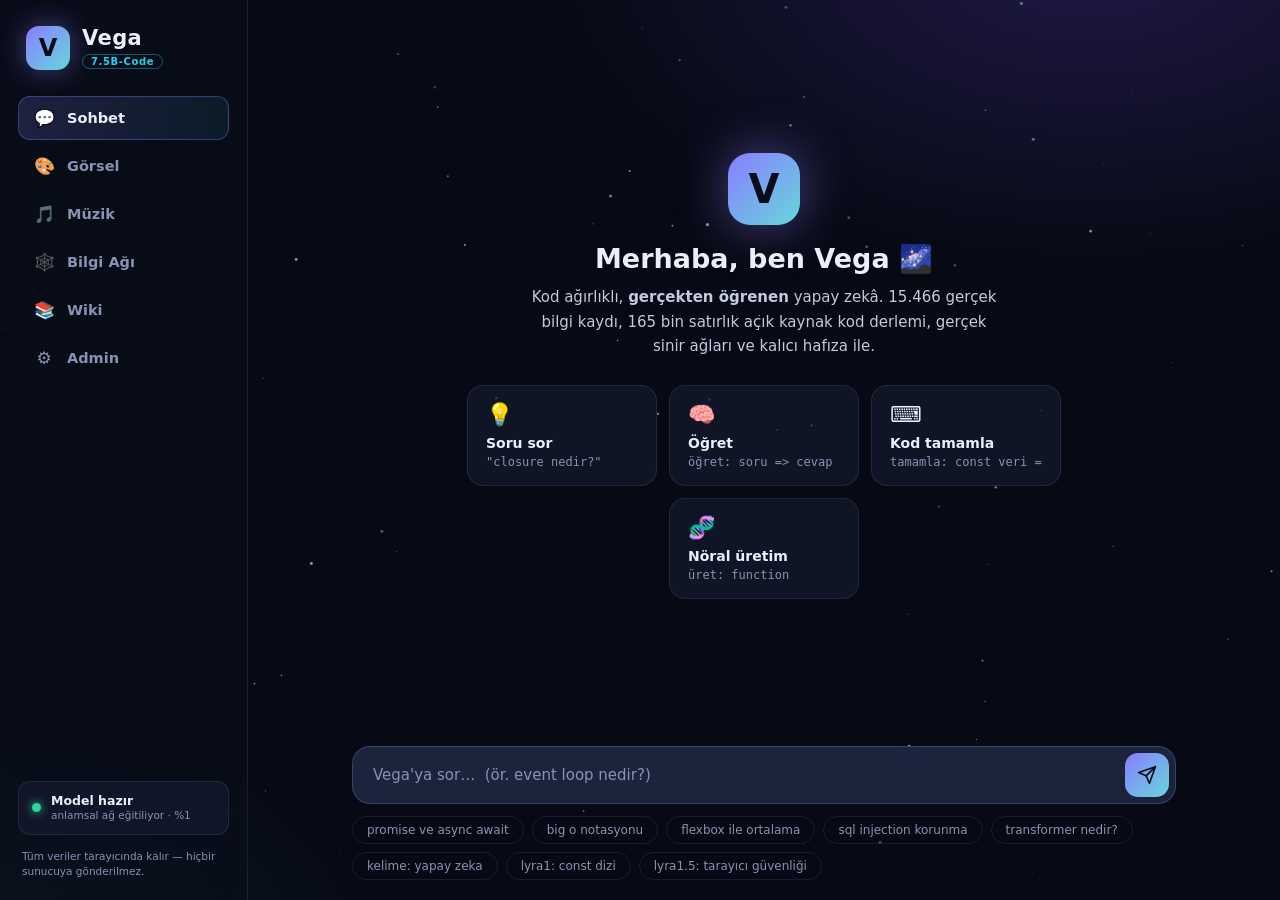
<file: index.html>
<!DOCTYPE html>
<html lang="tr">
<head>
<meta charset="UTF-8">
<meta name="viewport" content="width=device-width, initial-scale=1.0">
<title>Vega-7.5B-Code — Öğrenen Yapay Zekâ Platformu</title>
<link rel="stylesheet" href="css/style.css">
<link rel="icon" href="data:image/svg+xml,<svg xmlns='http://www.w3.org/2000/svg' viewBox='0 0 100 100'><text y='0.9em' font-size='90'>🌌</text></svg>">
</head>
<body>

<canvas id="bg-stars" aria-hidden="true"></canvas>

<div class="shell">

<!-- ==================== KENAR ÇUBUĞU ==================== -->
<aside class="sidebar">
  <div class="brand">
    <div class="logo">V</div>
    <div class="brand-text">
      <h1>Vega</h1>
      <span class="badge">7.5B-Code</span>
    </div>
  </div>

  <nav class="tabs" id="tabs">
    <button class="tab active" data-tab="chat">
      <span class="tab-ico">💬</span><span class="tab-label">Sohbet</span>
    </button>
    <button class="tab" data-tab="image">
      <span class="tab-ico">🎨</span><span class="tab-label">Görsel</span>
    </button>
    <button class="tab" data-tab="music">
      <span class="tab-ico">🎵</span><span class="tab-label">Müzik</span>
    </button>
    <button class="tab" data-tab="graph">
      <span class="tab-ico">🕸️</span><span class="tab-label">Bilgi Ağı</span>
    </button>
    <button class="tab" data-tab="wiki">
      <span class="tab-ico">📚</span><span class="tab-label">Wiki</span>
    </button>
    <button class="tab" data-tab="admin">
      <span class="tab-ico">⚙️</span><span class="tab-label">Admin</span>
    </button>
  </nav>

  <div class="side-foot">
    <div class="model-status" id="model-status">
      <span class="dot online"></span>
      <div class="status-lines">
        <strong id="status-text">Model hazır</strong>
        <small id="status-sub">yerel · çevrimiçi öğrenme</small>
      </div>
    </div>
    <p class="side-note">Tüm veriler tarayıcında kalır — hiçbir sunucuya gönderilmez.</p>
  </div>
</aside>

<!-- ==================== İÇERİK ==================== -->
<div class="content">

<!-- SOHBET -->
<section class="panel active" id="panel-chat">
  <div class="chat-shell">
    <div class="chat-window" id="chat-window">
      <div class="hero" id="chat-hero">
        <div class="hero-logo">V</div>
        <h2>Merhaba, ben Vega 🌌</h2>
        <p>Kod ağırlıklı, <strong>gerçekten öğrenen</strong> yapay zekâ. <span id="hero-count">15.000+</span> gerçek bilgi kaydı, 165 bin satırlık açık kaynak kod derlemi, gerçek sinir ağları ve kalıcı hafıza ile.</p>
        <div class="hero-cards">
          <button class="hero-card" data-q="closure nedir?">
            <span>💡</span><b>Soru sor</b><small>"closure nedir?"</small>
          </button>
          <button class="hero-card" data-q="öğret: takımımızın adı => Yıldız Takımı">
            <span>🧠</span><b>Öğret</b><small>öğret: soru =&gt; cevap</small>
          </button>
          <button class="hero-card" data-q="tamamla: const veri =">
            <span>⌨️</span><b>Kod tamamla</b><small>tamamla: const veri =</small>
          </button>
          <button class="hero-card" data-q="üret: function ">
            <span>🧬</span><b>Nöral üretim</b><small>üret: function </small>
          </button>
        </div>
      </div>
    </div>

    <div class="composer">
      <form class="chat-input" id="chat-form">
        <input type="text" id="chat-text" placeholder="Vega'ya sor…  (ör. event loop nedir?)" autocomplete="off">
        <button type="submit" class="send-btn" aria-label="Gönder">
          <svg viewBox="0 0 24 24" width="20" height="20" fill="none" stroke="currentColor" stroke-width="2" stroke-linecap="round" stroke-linejoin="round"><path d="M22 2 11 13"/><path d="M22 2 15 22l-4-9-9-4z"/></svg>
        </button>
      </form>
      <div class="quick-chips" id="quick-chips">
        <button class="chip">promise ve async await</button>
        <button class="chip">big o notasyonu</button>
        <button class="chip">flexbox ile ortalama</button>
        <button class="chip">sql injection korunma</button>
        <button class="chip">transformer nedir?</button>
        <button class="chip">kelime: yapay zeka</button>
        <button class="chip">lyra1: const dizi</button>
        <button class="chip">lyra1.5: tarayıcı güvenliği</button>
      </div>
    </div>
  </div>
</section>

<!-- GÖRSEL -->
<section class="panel" id="panel-image">
  <div class="page">
    <header class="page-head">
      <h2>🎨 Görsel Stüdyosu</h2>
      <p>Betimlemeni yaz — Vega deterministik üretken sanat çizer. Aynı metin daima aynı eseri üretir.</p>
    </header>
    <form class="studio-input" id="image-form">
      <input type="text" id="image-prompt" placeholder="ör. karanlık uzayda mor bir nebula ve yıldızlar" autocomplete="off">
      <button type="submit" class="btn primary">Üret</button>
      <button type="button" class="btn ghost" id="image-download" disabled>PNG İndir</button>
    </form>
    <div class="quick-chips">
      <button class="chip img-chip">karanlık uzayda mor nebula</button>
      <button class="chip img-chip">gece neon şehir silüeti</button>
      <button class="chip img-chip">soğuk okyanus dalgaları ve ay</button>
      <button class="chip img-chip">pastel geometrik mozaik desen</button>
      <button class="chip img-chip">sonbahar ormanında fraktal ağaçlar</button>
    </div>
    <div class="canvas-wrap">
      <canvas id="art-canvas" width="1024" height="640"></canvas>
      <div class="canvas-meta" id="image-meta"></div>
    </div>
  </div>
</section>

<!-- MÜZİK -->
<section class="panel" id="panel-music">
  <div class="page">
    <header class="page-head">
      <h2>🎵 Müzik Stüdyosu</h2>
      <p>Ruh hâlini betimle — Vega gam, tempo ve akor yürüyüşü seçip 16 ölçülük beste yapar. WAV olarak indirebilirsin.</p>
    </header>
    <form class="studio-input" id="music-form">
      <input type="text" id="music-prompt" placeholder="ör. yağmurlu bir gecede hüzünlü piyano" autocomplete="off">
      <button type="submit" class="btn primary">▶ Bestele &amp; Çal</button>
      <button type="button" class="btn ghost" id="music-stop" disabled>⏹ Durdur</button>
      <button type="button" class="btn ghost" id="music-download" disabled>WAV İndir</button>
    </form>
    <div class="quick-chips">
      <button class="chip music-chip">hüzünlü yağmurlu gece</button>
      <button class="chip music-chip">epik savaş marşı</button>
      <button class="chip music-chip">neşeli yaz dansı</button>
      <button class="chip music-chip">sakin lofi meditasyon</button>
      <button class="chip music-chip">retro synthwave uzay yolculuğu</button>
    </div>
    <div class="music-viz card">
      <div class="music-info" id="music-info">Henüz beste yok — bir betimleme gir ya da yukarıdan hazır bir tarif seç.</div>
      <div class="bars" id="viz-bars"></div>
    </div>
  </div>
</section>

<!-- BİLGİ AĞI -->
<section class="panel" id="panel-graph">
  <div class="page graph-page">
    <header class="page-head">
      <h2>🕸️ Bilgi Ağı</h2>
      <p>Vega'nın kavramlar arasında kurduğu <strong>gerçek</strong> ilişkiler — kenarlar elle yazılmadı, TF-IDF vektör uzayındaki kosinüs benzerliğinden hesaplanıyor. Öğrettiğin bilgiler de ağa kendiliğinden bağlanır. Bir düğüme tıkla, Vega'ya sor.</p>
    </header>
    <div class="graph-legend" id="graph-legend"></div>
    <div class="graph-wrap">
      <canvas id="graph-canvas"></canvas>
      <div class="graph-tip" id="graph-tip" hidden></div>
    </div>
  </div>
</section>

<!-- WIKI -->
<section class="panel" id="panel-wiki">
  <div class="page">
    <header class="page-head">
      <h2>📚 Vega Wiki</h2>
      <p>Platform mimarisi, eğitim süreci ve kullanım kılavuzu.</p>
    </header>
    <div class="wiki-layout">
      <aside class="wiki-nav" id="wiki-nav"></aside>
      <article class="wiki-body card" id="wiki-body"></article>
    </div>
  </div>
</section>

<!-- ADMIN -->
<section class="panel" id="panel-admin">
  <div class="page">
    <header class="page-head">
      <h2>⚙️ Yönetim Paneli</h2>
      <p>Modeli eğit, bilgi tabanını yönet, istatistikleri izle.</p>
    </header>
    <div class="admin-grid">

      <div class="card wide">
        <div class="card-head">
          <h3>🧠 Model Eğitimi</h3>
          <button class="btn primary" id="train-btn">⚡ Modeli Eğit / Güncelle</button>
        </div>
        <p class="muted">Eğitim gerçektir: TF-IDF indeksi yeniden kurulur, n-gram geçiş tabloları sayılır ve model doğrulama cümleleri üzerinde <strong>perplexity</strong> ile ölçülür. Grafikteki düşüş gerçek hesaplamadır.</p>
        <div class="train-progress">
          <div class="progress-bar"><div class="progress-fill" id="train-fill"></div></div>
          <span id="train-label">Hazır — henüz bu oturumda eğitim çalıştırılmadı</span>
        </div>
        <div class="chart-wrap">
          <canvas id="loss-chart" width="920" height="240"></canvas>
        </div>
      </div>

      <div class="card wide">
        <div class="card-head">
          <h3>🧬 Nöral Çekirdek — gerçek makine öğrenmesi</h3>
          <div class="btn-row">
            <button class="btn primary" id="nn-train-btn">🧠 Kod Ağını Eğit</button>
            <button class="btn primary" id="nnw-train-btn">📝 Kelime Ağını Eğit</button>
            <button class="btn ghost" id="nn-sample-btn">Örnek Üret</button>
            <button class="btn ghost" id="nn-clear-btn">Ağırlıkları Sil</button>
          </div>
        </div>
        <p class="muted">Üç gerçek sinir ağı, tarayıcında <strong>gerçek geri yayılım + Adam optimizer</strong> ile eğitilir — kütüphane yok, her gradyan elle hesaplanır. <strong>Niyet ağı</strong> sorunun kategorisini öngörüp cevap seçimini etkiler; <strong>kod ağı</strong> açık kaynak derlemden karakter karakter, <strong>kelime ağı</strong> bilgi tabanının Türkçe metinlerinden kelime kelime üretmeyi öğrenir. Sohbette <code>üret: function </code> ve <code>kelime: yapay zeka</code> dene.</p>
        <div class="train-progress">
          <div class="progress-bar"><div class="progress-fill" id="nn-fill"></div></div>
          <span id="nn-label">Karakter ağı henüz eğitilmedi — "Sinir Ağını Eğit" (~10 sn, canlı kayıp eğrisiyle)</span>
        </div>
        <div class="stats-grid nn-grid" id="nn-stats"></div>
        <div class="chart-wrap" style="margin-top:14px">
          <canvas id="nn-chart" width="920" height="190"></canvas>
        </div>
        <div class="codebox" style="margin-top:14px" hidden>
          <div class="codebox-head"><span>sinir ağı çıktısı</span></div>
          <pre id="nn-sample"></pre>
        </div>
      </div>

      <div class="card wide">
        <div class="card-head">
          <h3>🎭 Lyra Kişilikleri — meta-öğrenmeli uzman modeller</h3>
          <div class="btn-row">
            <button class="btn primary" id="lyra1-btn">⚙️ Lyra-1'i Eğit (Kod &amp; Mat)</button>
            <button class="btn primary" id="lyra15-btn">📖 Lyra-1.5'i Eğit (Sözcük)</button>
            <button class="btn primary" id="xl-btn">🚀 Vega-XL'i Eğit (~0.9M parametre · ~1 dk)</button>
            <button class="btn ghost" id="lyra-clear-btn">Lyra'ları Sil</button>
          </div>
        </div>
        <p class="muted">Her Lyra bağımsız bir sinir ağıdır ve <strong>nasıl öğreneceğini kendisi seçer</strong>: 4 farklı hiperparametre reçetesini (öğrenme hızı × ağ genişliği) kısa denemelerle eğitir, doğrulama kaybıyla ölçer, kazananla tam eğitim yapar. <strong>Lyra-1</strong> kod+matematik ağırlıklı veri karışımıyla, <strong>Lyra-1.5</strong> sözel/kavramsal karışımla beslenir. Ezber karşıtı: dropout + erken durdurma + her üretimde <strong>özgünlük skoru</strong> (ürettiği kelime dizilimlerinin eğitim verisinde birebir geçmeme oranı). Sohbette <code>lyra1: function</code> veya <code>lyra1.5: yapay zeka</code> yaz.</p>
        <div class="train-progress">
          <div class="progress-bar"><div class="progress-fill" id="lyra-fill"></div></div>
          <span id="lyra-label">Henüz Lyra eğitilmedi</span>
        </div>
        <div class="stats-grid nn-grid" id="lyra-stats"></div>
      </div>

      <div class="card">
        <h3>📊 Model İstatistikleri</h3>
        <div class="stats-grid" id="stats-grid"></div>
      </div>

      <div class="card">
        <div class="card-head">
          <h3>📏 Değerlendirme</h3>
          <button class="btn ghost" id="eval-btn">Kıyaslamayı Çalıştır</button>
        </div>
        <p class="muted">Gerçek getirme (retrieval) kıyaslaması: her küratörlü kayıt için başlık ve anahtar kelime sorguları üretilir, sistemin doğru kaydı bulma oranı ölçülür. Sonuçlar canlı hesaplanır.</p>
        <div class="stats-grid" id="eval-stats"></div>
      </div>

      <div class="card">
        <h3>💾 Model Dosyası</h3>
        <p class="muted">Öğrenilen bilgiler ve ağırlıklar JSON model dosyası olarak taşınabilir — başka tarayıcıya aktar, yedeğini al.</p>
        <div class="btn-row">
          <button class="btn ghost" id="export-btn">⬇ Dışa Aktar</button>
          <label class="btn ghost" for="import-file">⬆ İçe Aktar</label>
          <input type="file" id="import-file" accept=".json" hidden>
        </div>
      </div>

      <div class="card wide">
        <div class="card-head">
          <h3>📖 Bilgi Tabanı</h3>
          <span class="muted" id="kb-count"></span>
        </div>
        <form class="kb-form" id="kb-form">
          <input type="text" id="kb-title" placeholder="Başlık (ör. Takım standup saati)" required>
          <input type="text" id="kb-keywords" placeholder="Anahtar kelimeler (arama için)" required>
          <textarea id="kb-answer" placeholder="Cevap / açıklama" rows="2" required></textarea>
          <textarea id="kb-code" placeholder="Kod örneği (isteğe bağlı)" rows="2"></textarea>
          <button type="submit" class="btn primary">+ Kayıt Ekle</button>
        </form>
        <input type="text" id="kb-search" class="kb-search" placeholder="🔍 Kayıtlarda ara…">
        <div class="kb-list" id="kb-list"></div>
      </div>

      <div class="card wide">
        <h3>🎯 Öğrenme Kuyruğu</h3>
        <p class="muted">Vega'nın cevaplayamadığı sorular burada birikir — gerçek öğrenme döngüsü: "Öğret"e tıkla, cevabını yaz, Vega bir daha unutmasın.</p>
        <div class="kb-list" id="missed-list"></div>
      </div>

      <div class="card danger wide">
        <div class="card-head">
          <div>
            <h3>⚠️ Tehlikeli Bölge</h3>
            <p class="muted" style="margin:6px 0 0">Öğrenilen tüm bilgileri, ağırlıkları ve istatistikleri siler; fabrika bilgi tabanına döner.</p>
          </div>
          <button class="danger-btn" id="reset-btn">Fabrika Ayarlarına Döndür</button>
        </div>
      </div>

    </div>
  </div>
</section>

</div><!-- /content -->
</div><!-- /shell -->

<script src="js/vega-data.js"></script>
<script src="js/vega-data-ext.js"></script>
<script src="js/vega-data-ext2.js"></script>
<script src="js/vega-data-ext3.js"></script>
<script src="js/vega-data-ext4.js"></script>
<script src="js/vega-data-ref.js"></script>
<script src="js/vega-corpus-big.js"></script>
<script src="js/vega-ml.js"></script>
<script src="js/vega-engine.js"></script>
<script src="js/vega-media.js"></script>
<script src="js/app.js"></script>
</body>
</html>
</file>
<file: css/style.css>
/* =========================================================
   VEGA — Arayüz v2
   Kenar çubuklu düzen · cam yüzeyler · yıldız arka planı
   ========================================================= */

:root {
  --bg: #070a14;
  --surface: rgba(22, 28, 48, 0.66);
  --surface-solid: #141a2e;
  --surface2: rgba(32, 40, 68, 0.85);
  --border: rgba(124, 132, 178, 0.16);
  --border-strong: rgba(124, 132, 178, 0.32);
  --text: #eceff8;
  --text-soft: #c3c9de;
  --muted: #8a92b2;
  --accent: #8b7cff;
  --accent2: #22d3ee;
  --accent-grad: linear-gradient(135deg, #8b7cff 0%, #5eead4 120%);
  --success: #34d399;
  --warning: #fbbf24;
  --danger: #fb7185;
  --radius: 16px;
  --radius-sm: 10px;
  --shadow: 0 10px 40px rgba(0, 0, 0, 0.45);
  --font: "Inter", "Segoe UI", system-ui, -apple-system, sans-serif;
  --mono: "Cascadia Code", "JetBrains Mono", "Fira Code", Consolas, monospace;
}

* { margin: 0; padding: 0; box-sizing: border-box; }

html, body { height: 100%; }

body {
  font-family: var(--font);
  background:
    radial-gradient(900px 520px at 85% -5%, rgba(91, 60, 196, 0.28), transparent 60%),
    radial-gradient(800px 480px at -8% 108%, rgba(8, 96, 118, 0.30), transparent 60%),
    var(--bg);
  color: var(--text);
  overflow: hidden;
  -webkit-font-smoothing: antialiased;
}

#bg-stars {
  position: fixed;
  inset: 0;
  z-index: 0;
  pointer-events: none;
  opacity: 0.9;
}

::selection { background: rgba(139, 124, 255, 0.4); }

/* Kaydırma çubukları */
::-webkit-scrollbar { width: 9px; height: 9px; }
::-webkit-scrollbar-track { background: transparent; }
::-webkit-scrollbar-thumb {
  background: rgba(124, 132, 178, 0.28);
  border-radius: 6px;
  border: 2px solid transparent;
  background-clip: content-box;
}
::-webkit-scrollbar-thumb:hover { background-color: rgba(124, 132, 178, 0.5); }

/* ==================== İSKELET ==================== */
.shell {
  position: relative;
  z-index: 1;
  display: grid;
  grid-template-columns: 248px 1fr;
  height: 100vh;
}

.content {
  min-width: 0;
  height: 100vh;
  overflow: hidden;
}

/* ==================== KENAR ÇUBUĞU ==================== */
.sidebar {
  display: flex;
  flex-direction: column;
  gap: 26px;
  padding: 26px 18px 20px;
  background: rgba(11, 14, 26, 0.72);
  backdrop-filter: blur(18px);
  border-right: 1px solid var(--border);
}

.brand { display: flex; align-items: center; gap: 12px; padding: 0 8px; }

.logo {
  width: 44px; height: 44px;
  border-radius: 13px;
  background: var(--accent-grad);
  display: grid; place-items: center;
  font-size: 24px; font-weight: 800;
  color: #0b0e1a;
  box-shadow: 0 0 28px rgba(139, 124, 255, 0.45);
  flex-shrink: 0;
}

.brand-text h1 { font-size: 21px; letter-spacing: 0.4px; line-height: 1.1; }

.badge {
  display: inline-block;
  font-size: 10px;
  font-weight: 700;
  letter-spacing: 0.6px;
  color: var(--accent2);
  border: 1px solid rgba(34, 211, 238, 0.4);
  border-radius: 20px;
  padding: 1px 8px;
  margin-top: 3px;
}

.tabs { display: flex; flex-direction: column; gap: 4px; }

.tab {
  display: flex;
  align-items: center;
  gap: 12px;
  width: 100%;
  background: transparent;
  border: 1px solid transparent;
  color: var(--muted);
  padding: 11px 14px;
  border-radius: 12px;
  cursor: pointer;
  font-family: inherit;
  font-size: 14.5px;
  font-weight: 600;
  transition: background 0.15s, color 0.15s;
  text-align: left;
}
.tab-ico { font-size: 17px; width: 22px; text-align: center; }
.tab:hover { color: var(--text); background: rgba(139, 124, 255, 0.08); }
.tab.active {
  color: var(--text);
  background: linear-gradient(90deg, rgba(139, 124, 255, 0.18), rgba(34, 211, 238, 0.08));
  border-color: rgba(139, 124, 255, 0.35);
}

.side-foot { margin-top: auto; display: flex; flex-direction: column; gap: 14px; }

.model-status {
  display: flex; align-items: center; gap: 10px;
  background: var(--surface);
  border: 1px solid var(--border);
  border-radius: 12px;
  padding: 11px 13px;
}
.status-lines { display: flex; flex-direction: column; line-height: 1.3; }
.status-lines strong { font-size: 12.5px; }
.status-lines small { font-size: 10.5px; color: var(--muted); }

.dot { width: 9px; height: 9px; border-radius: 50%; flex-shrink: 0; }
.dot.online { background: var(--success); box-shadow: 0 0 10px var(--success); }
.dot.busy   { background: var(--warning); box-shadow: 0 0 10px var(--warning); animation: pulse 0.9s infinite; }
@keyframes pulse { 50% { opacity: 0.35; } }

.side-note { font-size: 10.5px; color: var(--muted); line-height: 1.5; padding: 0 4px; }

/* ==================== PANELLER ==================== */
.panel { display: none; height: 100vh; }
.panel.active { display: block; animation: fadein 0.3s ease; }
@keyframes fadein { from { opacity: 0; transform: translateY(6px); } }

.page {
  height: 100vh;
  overflow-y: auto;
  padding: 36px 44px 60px;
  max-width: 1160px;
  margin: 0 auto;
}

.page-head { margin-bottom: 22px; }
.page-head h2 { font-size: 26px; margin-bottom: 6px; }
.page-head p { color: var(--muted); font-size: 14px; }

/* ==================== SOHBET ==================== */
.chat-shell {
  height: 100vh;
  display: flex;
  flex-direction: column;
  max-width: 880px;
  margin: 0 auto;
  padding: 0 28px;
}

.chat-window {
  flex: 1;
  overflow-y: auto;
  padding: 30px 6px 18px;
  display: flex;
  flex-direction: column;
  gap: 22px;
  scroll-behavior: smooth;
}

/* Karşılama */
.hero {
  margin: auto 0;
  text-align: center;
  padding: 30px 10px;
  animation: fadein 0.5s ease;
}
.hero-logo {
  width: 72px; height: 72px;
  margin: 0 auto 18px;
  border-radius: 22px;
  background: var(--accent-grad);
  display: grid; place-items: center;
  font-size: 40px; font-weight: 800;
  color: #0b0e1a;
  box-shadow: 0 0 50px rgba(139, 124, 255, 0.5);
}
.hero h2 { font-size: 27px; margin-bottom: 10px; }
.hero > p { color: var(--text-soft); font-size: 15px; max-width: 480px; margin: 0 auto 26px; line-height: 1.65; }

.hero-cards { display: flex; gap: 12px; justify-content: center; flex-wrap: wrap; }
.hero-card {
  display: flex;
  flex-direction: column;
  align-items: flex-start;
  gap: 4px;
  width: 190px;
  background: var(--surface);
  border: 1px solid var(--border);
  border-radius: var(--radius);
  padding: 16px 18px;
  cursor: pointer;
  font-family: inherit;
  color: var(--text);
  text-align: left;
  transition: transform 0.16s, border-color 0.16s, background 0.16s;
}
.hero-card:hover {
  transform: translateY(-3px);
  border-color: rgba(139, 124, 255, 0.5);
  background: var(--surface2);
}
.hero-card span { font-size: 22px; }
.hero-card b { font-size: 14px; margin-top: 4px; }
.hero-card small { color: var(--muted); font-size: 12px; font-family: var(--mono); }

/* Mesajlar */
.msg {
  display: flex;
  gap: 12px;
  max-width: 92%;
  animation: msgin 0.28s ease;
}
@keyframes msgin { from { opacity: 0; transform: translateY(10px); } }

.msg.user { align-self: flex-end; flex-direction: row-reverse; max-width: 78%; }

.avatar {
  width: 34px; height: 34px;
  border-radius: 11px;
  flex-shrink: 0;
  display: grid; place-items: center;
  font-weight: 800; font-size: 15px;
  background: var(--accent-grad);
  color: #0b0e1a;
  margin-top: 2px;
}
.msg.user .avatar {
  background: var(--surface2);
  border: 1px solid var(--border-strong);
  color: var(--text-soft);
  font-size: 14px;
}

.bubble {
  min-width: 0;
  line-height: 1.7;
  font-size: 14.5px;
  color: var(--text-soft);
}
.msg.vega .bubble {
  background: var(--surface);
  border: 1px solid var(--border);
  border-radius: 4px 18px 18px 18px;
  padding: 14px 18px;
  backdrop-filter: blur(10px);
}
.msg.user .bubble {
  background: linear-gradient(135deg, rgba(139, 124, 255, 0.22), rgba(34, 211, 238, 0.12));
  border: 1px solid rgba(139, 124, 255, 0.4);
  border-radius: 18px 4px 18px 18px;
  padding: 12px 17px;
  color: var(--text);
}

.bubble strong { color: var(--text); }
.bubble p + p { margin-top: 10px; }
.bubble code {
  background: rgba(139, 124, 255, 0.14);
  border: 1px solid rgba(139, 124, 255, 0.25);
  padding: 1px 7px;
  border-radius: 6px;
  font-family: var(--mono);
  font-size: 12.5px;
  color: #c4b5fd;
}

/* Kod bloğu */
.codebox {
  margin-top: 12px;
  border: 1px solid var(--border-strong);
  border-radius: 12px;
  overflow: hidden;
  background: #0a0d1a;
}
.codebox-head {
  display: flex;
  justify-content: space-between;
  align-items: center;
  padding: 7px 14px;
  background: rgba(139, 124, 255, 0.08);
  border-bottom: 1px solid var(--border);
  font-size: 11px;
  color: var(--muted);
  letter-spacing: 0.5px;
  text-transform: uppercase;
}
.copy-btn {
  background: transparent;
  border: 1px solid var(--border-strong);
  color: var(--muted);
  font-family: inherit;
  font-size: 11px;
  padding: 3px 12px;
  border-radius: 7px;
  cursor: pointer;
  transition: all 0.15s;
}
.copy-btn:hover { color: var(--text); border-color: var(--accent); }
.copy-btn.copied { color: var(--success); border-color: var(--success); }
.codebox pre {
  padding: 14px 16px;
  overflow-x: auto;
  font-family: var(--mono);
  font-size: 13px;
  line-height: 1.6;
  color: #a7f3d0;
}

/* Cevap meta satırı */
.meta-row {
  display: flex; align-items: center; gap: 8px;
  margin-top: 12px;
  flex-wrap: wrap;
}
.confidence {
  font-size: 11px;
  color: var(--muted);
  background: rgba(11, 14, 26, 0.6);
  border: 1px solid var(--border);
  border-radius: 20px;
  padding: 3px 11px;
}
.fb-btn {
  background: rgba(11, 14, 26, 0.6);
  border: 1px solid var(--border);
  border-radius: 9px;
  padding: 3px 10px;
  cursor: pointer;
  font-size: 13px;
  transition: transform 0.15s, border-color 0.15s;
}
.fb-btn:hover { border-color: var(--accent); transform: scale(1.12); }
.fb-btn.done { border-color: var(--success); pointer-events: none; opacity: 0.75; }

/* Düşünme süreci */
.think-live { min-width: 260px; }
.think-head {
  font-size: 12px;
  color: var(--accent);
  font-weight: 700;
  letter-spacing: 0.3px;
  margin-bottom: 6px;
  animation: pulse 1.2s infinite;
}
.think-step {
  font-size: 12px;
  color: var(--muted);
  padding: 3px 0 3px 14px;
  position: relative;
  line-height: 1.5;
  animation: msgin 0.25s ease;
}
.think-step::before {
  content: "›";
  position: absolute;
  left: 2px;
  color: var(--accent2);
}
.think-details {
  margin-bottom: 12px;
  border: 1px dashed var(--border-strong);
  border-radius: 10px;
  padding: 8px 12px;
  background: rgba(139, 124, 255, 0.04);
}
.think-details summary {
  cursor: pointer;
  font-size: 11.5px;
  color: var(--muted);
  font-weight: 650;
  user-select: none;
}
.think-details summary:hover { color: var(--accent); }
.think-details[open] summary { margin-bottom: 6px; }

.typing { display: inline-flex; gap: 5px; padding: 5px 2px; }
.typing span {
  width: 7px; height: 7px; border-radius: 50%;
  background: var(--accent);
  animation: blink 1.1s infinite;
}
.typing span:nth-child(2) { animation-delay: 0.2s; }
.typing span:nth-child(3) { animation-delay: 0.4s; }
@keyframes blink { 50% { opacity: 0.25; transform: translateY(-3px); } }

/* Yazma alanı */
.composer { padding: 6px 0 20px; }

.chat-input {
  display: flex;
  align-items: center;
  gap: 10px;
  background: var(--surface2);
  border: 1px solid var(--border-strong);
  border-radius: 18px;
  padding: 6px 6px 6px 20px;
  backdrop-filter: blur(14px);
  transition: border-color 0.2s, box-shadow 0.2s;
}
.chat-input:focus-within {
  border-color: rgba(139, 124, 255, 0.65);
  box-shadow: 0 0 0 4px rgba(139, 124, 255, 0.12), 0 8px 30px rgba(0,0,0,0.35);
}
.chat-input input {
  flex: 1;
  background: transparent;
  border: none;
  outline: none;
  color: var(--text);
  font-family: inherit;
  font-size: 15px;
  padding: 10px 0;
}
.chat-input input::placeholder { color: var(--muted); }

.send-btn {
  width: 44px; height: 44px;
  border: none;
  border-radius: 13px;
  background: var(--accent-grad);
  color: #0b0e1a;
  cursor: pointer;
  display: grid;
  place-items: center;
  transition: transform 0.15s, box-shadow 0.15s;
  flex-shrink: 0;
}
.send-btn:hover { transform: scale(1.06); box-shadow: 0 4px 20px rgba(139, 124, 255, 0.5); }

.quick-chips { display: flex; gap: 8px; margin-top: 12px; flex-wrap: wrap; }
.chip {
  background: transparent;
  border: 1px solid var(--border);
  color: var(--muted);
  padding: 6px 14px;
  border-radius: 20px;
  cursor: pointer;
  font-family: inherit;
  font-size: 12px;
  transition: all 0.15s;
}
.chip:hover { color: var(--accent2); border-color: rgba(34, 211, 238, 0.5); background: rgba(34, 211, 238, 0.06); }

/* ==================== BUTONLAR ==================== */
.btn {
  border: 1px solid var(--border-strong);
  background: var(--surface2);
  color: var(--text);
  padding: 11px 22px;
  border-radius: 12px;
  cursor: pointer;
  font-family: inherit;
  font-size: 13.5px;
  font-weight: 650;
  transition: all 0.16s;
  white-space: nowrap;
}
.btn:hover:not(:disabled) { border-color: var(--accent); transform: translateY(-1px); }
.btn:disabled { opacity: 0.4; cursor: not-allowed; }
.btn.primary {
  background: var(--accent-grad);
  border: none;
  color: #0b0e1a;
  font-weight: 700;
  box-shadow: 0 4px 20px rgba(139, 124, 255, 0.35);
}
.btn.primary:hover:not(:disabled) { box-shadow: 0 6px 28px rgba(139, 124, 255, 0.5); }
.btn.ghost { background: transparent; }

.danger-btn {
  background: transparent;
  border: 1px solid rgba(251, 113, 133, 0.55);
  color: var(--danger);
  padding: 10px 20px;
  border-radius: 12px;
  cursor: pointer;
  font-family: inherit;
  font-weight: 650;
  font-size: 13px;
  transition: all 0.16s;
  white-space: nowrap;
}
.danger-btn:hover { background: var(--danger); color: #14060a; }

/* ==================== STÜDYOLAR ==================== */
.studio-input { display: flex; gap: 10px; flex-wrap: wrap; margin-bottom: 12px; }
.studio-input input {
  flex: 1;
  min-width: 260px;
  background: var(--surface2);
  border: 1px solid var(--border-strong);
  border-radius: 12px;
  padding: 12px 18px;
  color: var(--text);
  font-family: inherit;
  font-size: 14.5px;
  outline: none;
  transition: border-color 0.2s, box-shadow 0.2s;
}
.studio-input input:focus {
  border-color: rgba(139, 124, 255, 0.6);
  box-shadow: 0 0 0 4px rgba(139, 124, 255, 0.1);
}

.canvas-wrap { margin-top: 22px; }
#art-canvas {
  width: 100%;
  border-radius: var(--radius);
  border: 1px solid var(--border-strong);
  box-shadow: var(--shadow);
  display: block;
}
.canvas-meta { margin-top: 12px; color: var(--muted); font-size: 12.5px; }

.music-viz { margin-top: 24px; min-height: 220px; }
.music-info { color: var(--text-soft); font-size: 13.5px; margin-bottom: 20px; line-height: 1.8; }
.music-info strong { color: var(--accent2); font-weight: 650; }
.bars { display: flex; align-items: flex-end; gap: 4px; height: 110px; }
.bars div {
  flex: 1;
  background: var(--accent-grad);
  border-radius: 3px 3px 0 0;
  min-height: 4px;
  transition: height 0.12s;
  opacity: 0.85;
}

/* ==================== KARTLAR ==================== */
.card {
  background: var(--surface);
  border: 1px solid var(--border);
  border-radius: var(--radius);
  padding: 24px 26px;
  backdrop-filter: blur(12px);
}
.card h3 { font-size: 16px; margin-bottom: 12px; }
.card-head {
  display: flex;
  justify-content: space-between;
  align-items: center;
  gap: 16px;
  flex-wrap: wrap;
  margin-bottom: 8px;
}
.card-head h3 { margin-bottom: 0; }
.card.danger { border-color: rgba(251, 113, 133, 0.3); }

.muted { color: var(--muted); font-size: 13px; line-height: 1.65; margin-bottom: 14px; }

/* ==================== WIKI ==================== */
.wiki-layout { display: grid; grid-template-columns: 230px 1fr; gap: 20px; align-items: start; }

.wiki-nav { display: flex; flex-direction: column; gap: 5px; position: sticky; top: 0; }
.wiki-nav button {
  text-align: left;
  background: transparent;
  border: 1px solid transparent;
  color: var(--muted);
  padding: 11px 16px;
  border-radius: 11px;
  cursor: pointer;
  font-family: inherit;
  font-size: 13.5px;
  font-weight: 600;
  transition: all 0.15s;
}
.wiki-nav button:hover { color: var(--text); background: rgba(139, 124, 255, 0.07); }
.wiki-nav button.active {
  color: var(--text);
  background: linear-gradient(90deg, rgba(139, 124, 255, 0.16), transparent);
  border-color: rgba(139, 124, 255, 0.35);
}

.wiki-body { line-height: 1.85; font-size: 14.5px; color: var(--text-soft); }
.wiki-body h2 { margin-bottom: 16px; font-size: 22px; color: var(--text); }
.wiki-body p { margin-bottom: 14px; }
.wiki-body strong { color: var(--accent2); font-weight: 650; }
.wiki-body code {
  background: rgba(139, 124, 255, 0.14);
  padding: 1px 7px;
  border-radius: 6px;
  font-family: var(--mono);
  font-size: 12.5px;
  color: #c4b5fd;
}

/* ==================== ADMIN ==================== */
.admin-grid {
  display: grid;
  grid-template-columns: 1fr 1fr;
  gap: 18px;
}
.card.wide { grid-column: 1 / -1; }

.train-progress { margin: 14px 0 18px; }
.progress-bar {
  height: 8px;
  background: rgba(11, 14, 26, 0.8);
  border-radius: 6px;
  overflow: hidden;
  border: 1px solid var(--border);
}
.progress-fill {
  height: 100%;
  width: 0%;
  background: var(--accent-grad);
  border-radius: 6px;
  transition: width 0.25s;
}
#train-label { font-size: 12px; color: var(--muted); margin-top: 8px; display: block; }

.chart-wrap {
  background: rgba(11, 14, 26, 0.5);
  border: 1px solid var(--border);
  border-radius: 12px;
  padding: 14px;
}
#loss-chart { width: 100%; height: auto; display: block; }

.stats-grid { display: grid; grid-template-columns: 1fr 1fr; gap: 10px; }
.nn-grid { grid-template-columns: repeat(4, 1fr); margin-top: 4px; }
@media (max-width: 900px) { .nn-grid { grid-template-columns: 1fr 1fr; } }
.stat {
  background: rgba(11, 14, 26, 0.55);
  border: 1px solid var(--border);
  border-radius: 12px;
  padding: 13px 15px;
}
.stat .val {
  font-size: 21px;
  font-weight: 800;
  background: var(--accent-grad);
  -webkit-background-clip: text;
  background-clip: text;
  color: transparent;
}
.stat .lbl { font-size: 11px; color: var(--muted); margin-top: 3px; }

.btn-row { display: flex; gap: 10px; flex-wrap: wrap; }
label.btn { display: inline-block; }

.kb-form { display: grid; grid-template-columns: 1fr 1fr; gap: 10px; margin: 14px 0 18px; }
.kb-form textarea { grid-column: 1 / -1; }
.kb-form input, .kb-form textarea, .kb-search {
  background: rgba(11, 14, 26, 0.6);
  border: 1px solid var(--border);
  border-radius: 11px;
  padding: 11px 15px;
  color: var(--text);
  font-size: 13.5px;
  font-family: inherit;
  outline: none;
  resize: vertical;
  transition: border-color 0.2s;
}
.kb-form input:focus, .kb-form textarea:focus, .kb-search:focus {
  border-color: rgba(139, 124, 255, 0.55);
}
.kb-form button { grid-column: 1 / -1; justify-self: start; }
.kb-search { width: 100%; margin-bottom: 12px; }

.kb-list { max-height: 380px; overflow-y: auto; display: flex; flex-direction: column; gap: 7px; }
.kb-item {
  display: flex;
  align-items: center;
  gap: 12px;
  background: rgba(11, 14, 26, 0.5);
  border: 1px solid var(--border);
  border-radius: 11px;
  padding: 10px 15px;
  font-size: 13px;
  transition: border-color 0.15s;
}
.kb-item:hover { border-color: var(--border-strong); }
.kb-item .cat {
  font-size: 10px;
  font-weight: 700;
  letter-spacing: 0.4px;
  background: rgba(139, 124, 255, 0.12);
  border: 1px solid rgba(139, 124, 255, 0.4);
  color: #c4b5fd;
  padding: 2px 10px;
  border-radius: 12px;
  white-space: nowrap;
}
.kb-item .cat.custom { background: rgba(52, 211, 153, 0.1); border-color: rgba(52, 211, 153, 0.45); color: var(--success); }
.kb-item .title { flex: 1; color: var(--text-soft); }
.kb-item .weight { color: var(--muted); font-size: 11px; white-space: nowrap; font-family: var(--mono); }
.kb-item .del {
  background: transparent; border: none;
  color: var(--muted); cursor: pointer;
  font-size: 14px; padding: 4px 6px;
  border-radius: 6px;
  transition: color 0.15s;
}
.kb-item .del:hover { color: var(--danger); }
.kb-item .btn { padding: 6px 14px; font-size: 12px; }

/* ==================== BİLGİ AĞI ==================== */
.graph-page { display: flex; flex-direction: column; }

.graph-legend {
  display: flex;
  gap: 14px;
  flex-wrap: wrap;
  margin-bottom: 14px;
}
.graph-legend span {
  display: inline-flex;
  align-items: center;
  gap: 7px;
  font-size: 12px;
  color: var(--text-soft);
}
.graph-legend i {
  width: 11px; height: 11px;
  border-radius: 50%;
  display: inline-block;
}

.graph-wrap {
  position: relative;
  flex: 1;
  min-height: 520px;
  background: rgba(11, 14, 26, 0.5);
  border: 1px solid var(--border);
  border-radius: var(--radius);
  overflow: hidden;
}
#graph-canvas { width: 100%; height: 100%; display: block; cursor: pointer; }

.graph-tip {
  position: absolute;
  pointer-events: none;
  background: var(--surface-solid);
  border: 1px solid rgba(139, 124, 255, 0.5);
  border-radius: 11px;
  padding: 10px 14px;
  font-size: 12.5px;
  color: var(--text);
  max-width: 300px;
  line-height: 1.55;
  box-shadow: var(--shadow);
  z-index: 10;
}
.graph-tip small { color: var(--muted); display: block; margin-top: 4px; }

/* İlişki çipleri (sohbet cevaplarında) */
.related-chip {
  background: rgba(34, 211, 238, 0.07);
  border: 1px solid rgba(34, 211, 238, 0.35);
  color: var(--accent2);
  padding: 3px 12px;
  border-radius: 20px;
  cursor: pointer;
  font-family: inherit;
  font-size: 11.5px;
  transition: all 0.15s;
}
.related-chip:hover { background: rgba(34, 211, 238, 0.16); transform: translateY(-1px); }

/* ==================== TOAST ==================== */
.toast {
  position: fixed;
  bottom: 28px; left: 50%;
  transform: translateX(-50%);
  background: var(--surface-solid);
  border: 1px solid rgba(139, 124, 255, 0.5);
  color: var(--text);
  padding: 13px 26px;
  border-radius: 14px;
  box-shadow: var(--shadow);
  z-index: 100;
  animation: toastin 0.3s ease;
  font-size: 13.5px;
}
@keyframes toastin { from { opacity: 0; transform: translate(-50%, 16px); } }

/* ==================== MOBİL ==================== */
@media (max-width: 900px) {
  body { overflow: auto; }
  .shell { grid-template-columns: 1fr; height: auto; }
  .content, .panel, .page, .chat-shell { height: auto; min-height: 0; }
  .chat-window { height: 60vh; }
  .sidebar {
    flex-direction: row;
    align-items: center;
    padding: 12px 16px;
    gap: 14px;
    border-right: none;
    border-bottom: 1px solid var(--border);
    position: sticky;
    top: 0;
    z-index: 40;
  }
  .brand-text, .side-foot { display: none; }
  .tabs { flex-direction: row; flex: 1; overflow-x: auto; }
  .tab { padding: 9px 12px; }
  .tab-label { display: none; }
  .admin-grid, .kb-form { grid-template-columns: 1fr; }
  .wiki-layout { grid-template-columns: 1fr; }
  .wiki-nav { position: static; flex-direction: row; overflow-x: auto; }
  .page { padding: 22px 18px 50px; }
  .msg { max-width: 96%; }
  .hero-cards { flex-direction: column; align-items: center; }
}
</file>
